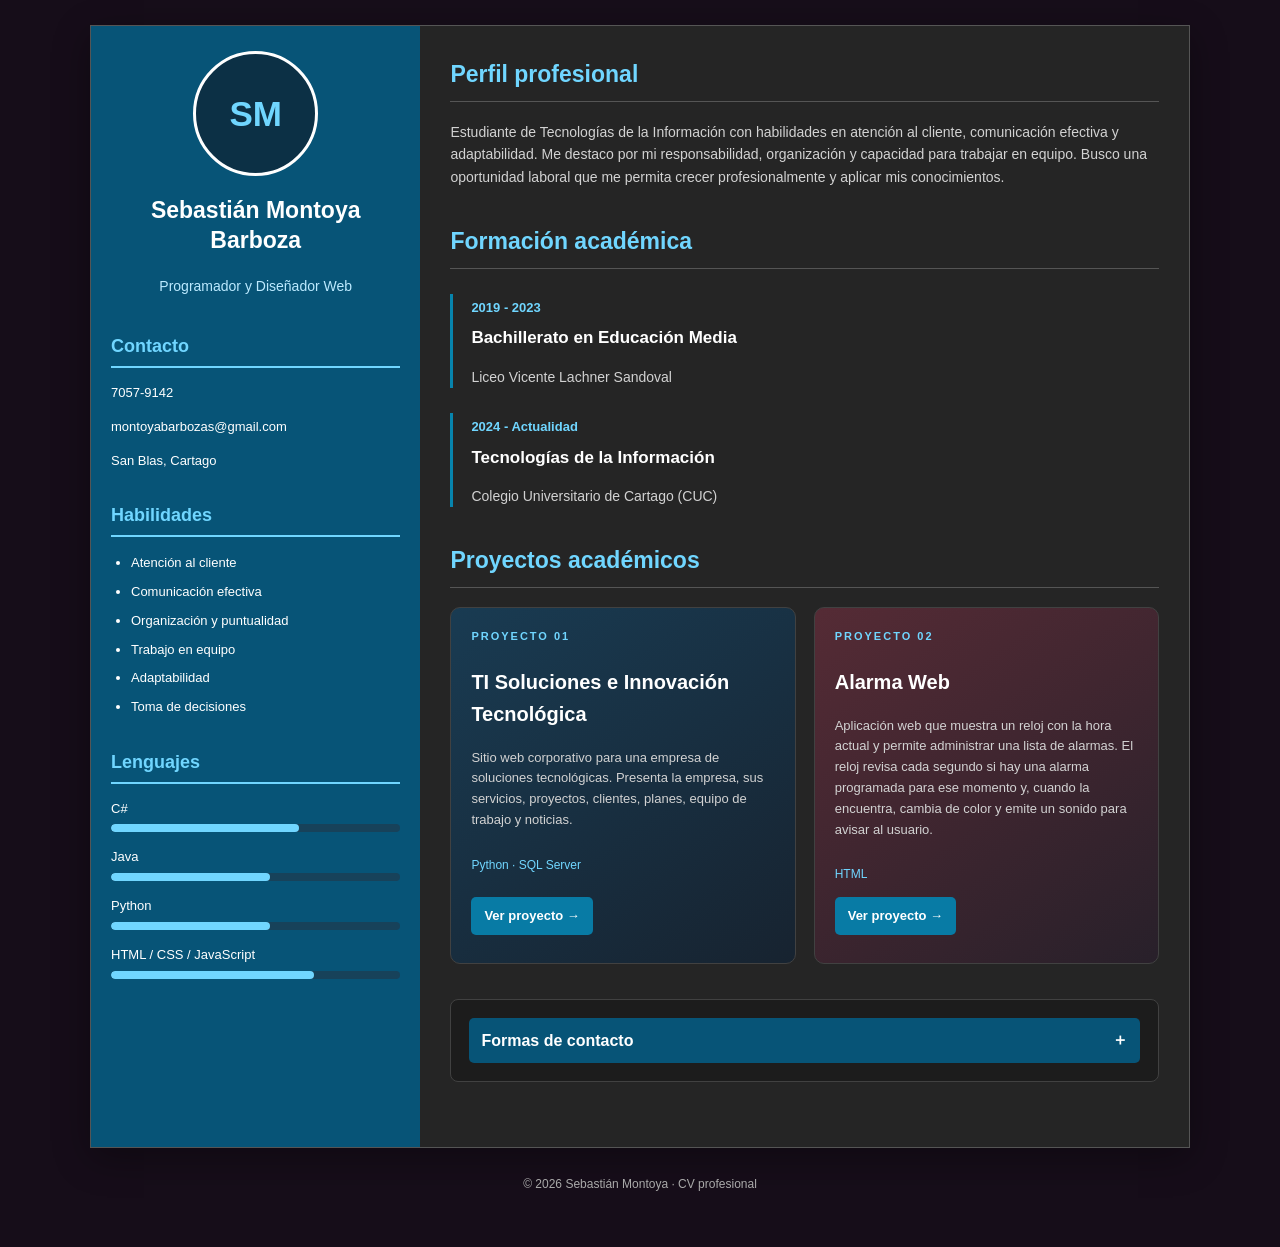
<file: index.html>
<!DOCTYPE html>
<html lang="es">
<head>
    <meta charset="UTF-8">
    <meta name="viewport" content="width=device-width, initial-scale=1.0">
    <title>Mi CV Profesional</title>
    <link rel="stylesheet" href="estilos.css">
    <script src="script.js" defer></script>
</head>
<body>

    <div class="cv-container">

        <!-- BARRA LATERAL -->
        <aside class="sidebar">

            <div class="perfil">
                <div class="avatar">SM</div>
                <h1>Sebastián Montoya Barboza</h1>
                <p>Programador y Diseñador Web</p>
            </div>

            <section class="sidebar-section">
                <h2>Contacto</h2>
                <p>7057-9142</p>
                <p>montoyabarbozas@gmail.com</p>
                <p>San Blas, Cartago</p>
            </section>

            <section class="sidebar-section">
                <h2>Habilidades</h2>
                <ul>
                    <li>Atención al cliente</li>
                    <li>Comunicación efectiva</li>
                    <li>Organización y puntualidad</li>
                    <li>Trabajo en equipo</li>
                    <li>Adaptabilidad</li>
                    <li>Toma de decisiones</li>
                </ul>
            </section>

            <section class="sidebar-section">
                <h2>Lenguajes</h2>

                <div class="lenguaje">
                    <span>C#</span>
                    <div class="barra"><div class="nivel n1"></div></div>
                </div>

                <div class="lenguaje">
                    <span>Java</span>
                    <div class="barra"><div class="nivel n2"></div></div>
                </div>

                <div class="lenguaje">
                    <span>Python</span>
                    <div class="barra"><div class="nivel n3"></div></div>
                </div>

                <div class="lenguaje">
                    <span>HTML / CSS / JavaScript</span>
                    <div class="barra"><div class="nivel n4"></div></div>
                </div>
            </section>

        </aside>

        <!-- CONTENIDO PRINCIPAL -->
        <main class="contenido">

            <section class="bloque">
                <h2>Perfil profesional</h2>
                <p>
                    Estudiante de Tecnologías de la Información con habilidades
                    en atención al cliente, comunicación efectiva y adaptabilidad.
                    Me destaco por mi responsabilidad, organización y capacidad
                    para trabajar en equipo. Busco una oportunidad laboral que
                    me permita crecer profesionalmente y aplicar mis conocimientos.
                </p>
            </section>

            <section class="bloque">
                <h2>Formación académica</h2>

                <div class="item">
                    <span class="fecha">2019 - 2023</span>
                    <h3>Bachillerato en Educación Media</h3>
                    <p>Liceo Vicente Lachner Sandoval</p>
                </div>

                <div class="item">
                    <span class="fecha">2024 - Actualidad</span>
                    <h3>Tecnologías de la Información</h3>
                    <p>Colegio Universitario de Cartago (CUC)</p>
                </div>
            </section>

            <section class="bloque">
                <h2>Proyectos académicos</h2>

                <div class="proyectos">

                    <article class="proyecto tarjeta-azul">
                        <span class="numero">PROYECTO 01</span>
                        <h3>TI Soluciones e Innovación Tecnológica</h3>
                        <p>
                            Sitio web corporativo para una empresa de soluciones
                            tecnológicas. Presenta la empresa, sus servicios, proyectos,
                            clientes, planes, equipo de trabajo y noticias.
                        </p>
                        <p class="tecnologias">Python · SQL Server</p>
                        <a href="proyecto1.html" class="boton">
                            Ver proyecto →
                        </a>
                    </article>

                    <article class="proyecto tarjeta-roja">
                        <span class="numero">PROYECTO 02</span>
                        <h3>Alarma Web</h3>
                        <p>
                            Aplicación web que muestra un reloj con la hora actual y permite
                            administrar una lista de alarmas. El reloj revisa cada segundo si
                            hay una alarma programada para ese momento y, cuando la encuentra,
                            cambia de color y emite un sonido para avisar al usuario.
                        </p>
                        <p class="tecnologias">HTML</p>
                        <a href="proyecto2.html" class="boton">
                            Ver proyecto →
                        </a>
                    </article>

                </div>
            </section>

            <section class="bloque contacto">
                <button id="botonContacto"
                        class="boton-contacto"
                        aria-expanded="false"
                        aria-controls="opcionesContacto">
                    Formas de contacto
                    <span id="flecha">＋</span>
                </button>

                <div id="opcionesContacto" hidden>
                    <a href="mailto:montoyabarbozas@gmail.com">
                        Enviar correo electrónico
                    </a>

                    <a href="tel:+50670579142">
                        Llamar por teléfono
                    </a>

                    <a href="https://github.com/" target="_blank"
                       rel="noopener noreferrer">
                        Visitar GitHub
                    </a>
                </div>
            </section>

        </main>
    </div>

    <footer>
        <p>© 2026 Sebastián Montoya · CV profesional</p>
    </footer>

</body>
</html>
</file>
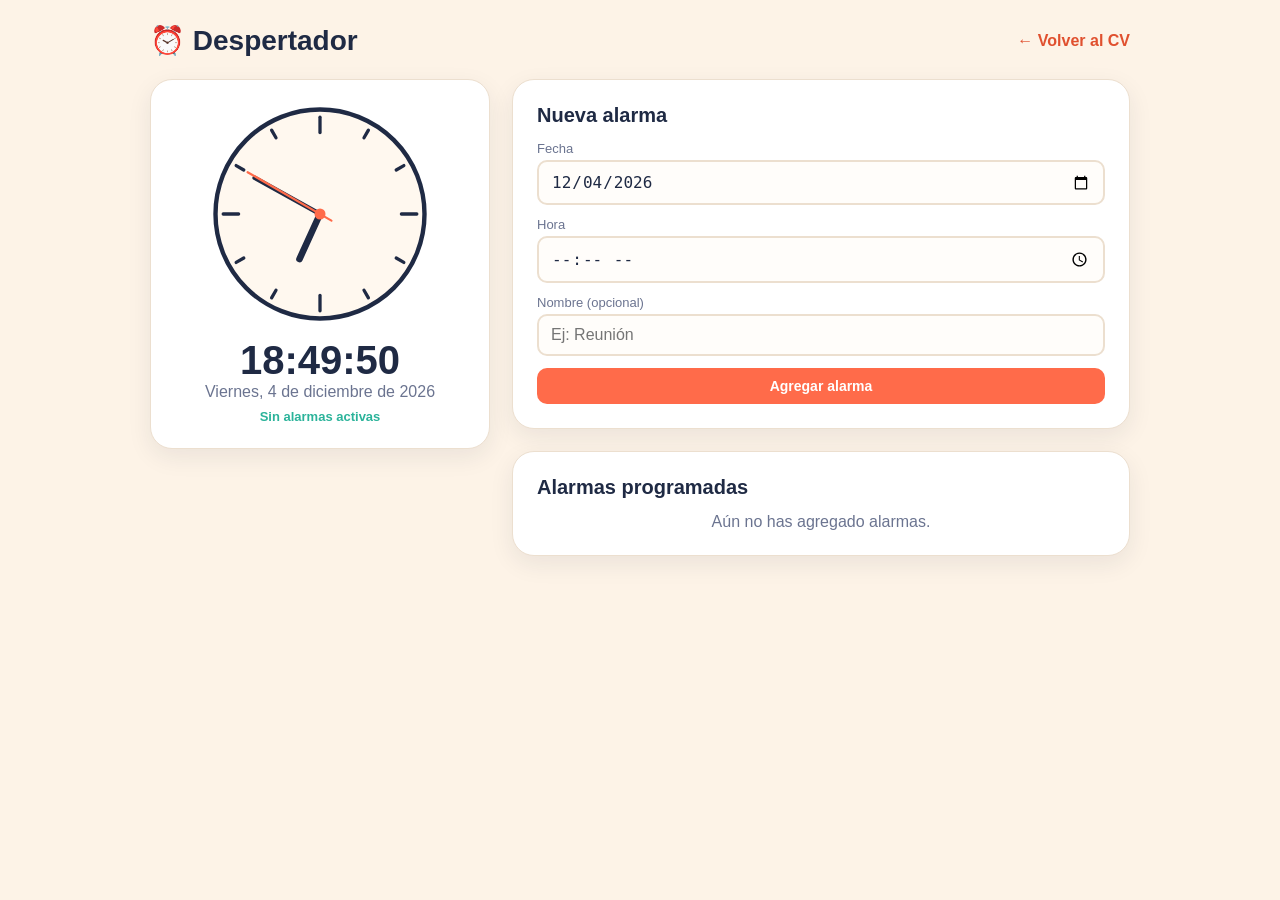
<file: Alarma/index.html>
<!DOCTYPE html>
<html lang="es">
<head>
    <meta charset="UTF-8">
    <meta name="viewport" content="width=device-width, initial-scale=1.0">
    <title>Despertador web</title>
    <link rel="stylesheet" href="alarmas.css">
    <script src="alarmas.js" defer></script>
</head>
<body>

<div class="pagina">

    <header class="encabezado">
        <h1>⏰ Despertador</h1>
        <a href="../index.html" class="enlace-volver">← Volver al CV</a>
    </header>

    <div class="rejilla">

        <!-- RELOJ -->
        <section id="tarjetaReloj" class="tarjeta tarjeta-reloj">

            <svg id="analogico" viewBox="0 0 200 200" role="img" aria-label="Reloj analógico">
                <circle cx="100" cy="100" r="95" class="esfera"/>
                <g id="marcas"></g>
                <line id="manoHora" x1="100" y1="100" x2="100" y2="55" class="mano mano-hora"/>
                <line id="manoMinuto" x1="100" y1="100" x2="100" y2="32" class="mano mano-minuto"/>
                <line id="manoSegundo" x1="100" y1="112" x2="100" y2="24" class="mano mano-segundo"/>
                <circle cx="100" cy="100" r="5" class="centro"/>
            </svg>

            <p id="horaDigital" class="digital">00:00:00</p>
            <p id="fechaTexto" class="fecha-texto"></p>
            <p id="proxima" class="proxima"></p>

            <div id="avisoAlarma" class="aviso" hidden>
                <p id="textoAviso" class="texto-aviso"></p>
                <div class="aviso-botones">
                    <button id="btnPosponer" class="btn btn-claro">Posponer 5 min</button>
                    <button id="btnParar" class="btn btn-claro">Detener</button>
                </div>
            </div>
        </section>

        <div class="columna">

            <!-- NUEVA ALARMA -->
            <section class="tarjeta">
                <h2>Nueva alarma</h2>
                <form id="formNueva" class="formulario">
                    <label>Fecha
                        <input type="date" id="inFecha" required>
                    </label>
                    <label>Hora
                        <input type="time" id="inHora" required>
                    </label>
                    <label>Nombre (opcional)
                        <input type="text" id="inNombre" maxlength="30" placeholder="Ej: Reunión">
                    </label>
                    <p id="msgError" class="msg-error" hidden></p>
                    <button type="submit" class="btn btn-principal">Agregar alarma</button>
                </form>
            </section>

            <!-- LISTA -->
            <section class="tarjeta">
                <h2>Alarmas programadas</h2>
                <ul id="listaAlarmas" class="lista"></ul>
                <p id="sinAlarmas" class="sin-alarmas">Aún no has agregado alarmas.</p>
            </section>

        </div>
    </div>
</div>

<!-- VENTANA PARA EDITAR -->
<dialog id="dlgEditar" class="dialogo">
    <form id="formEditar" class="formulario">
        <h2>Editar alarma</h2>
        <label>Fecha
            <input type="date" id="edFecha" required>
        </label>
        <label>Hora
            <input type="time" id="edHora" required>
        </label>
        <label>Nombre
            <input type="text" id="edNombre" maxlength="30">
        </label>
        <p id="edError" class="msg-error" hidden></p>
        <div class="fila-botones">
            <button type="button" id="btnCancelarEd" class="btn btn-gris">Cancelar</button>
            <button type="submit" class="btn btn-principal">Guardar cambios</button>
        </div>
    </form>
</dialog>

</body>
</html>
</file>
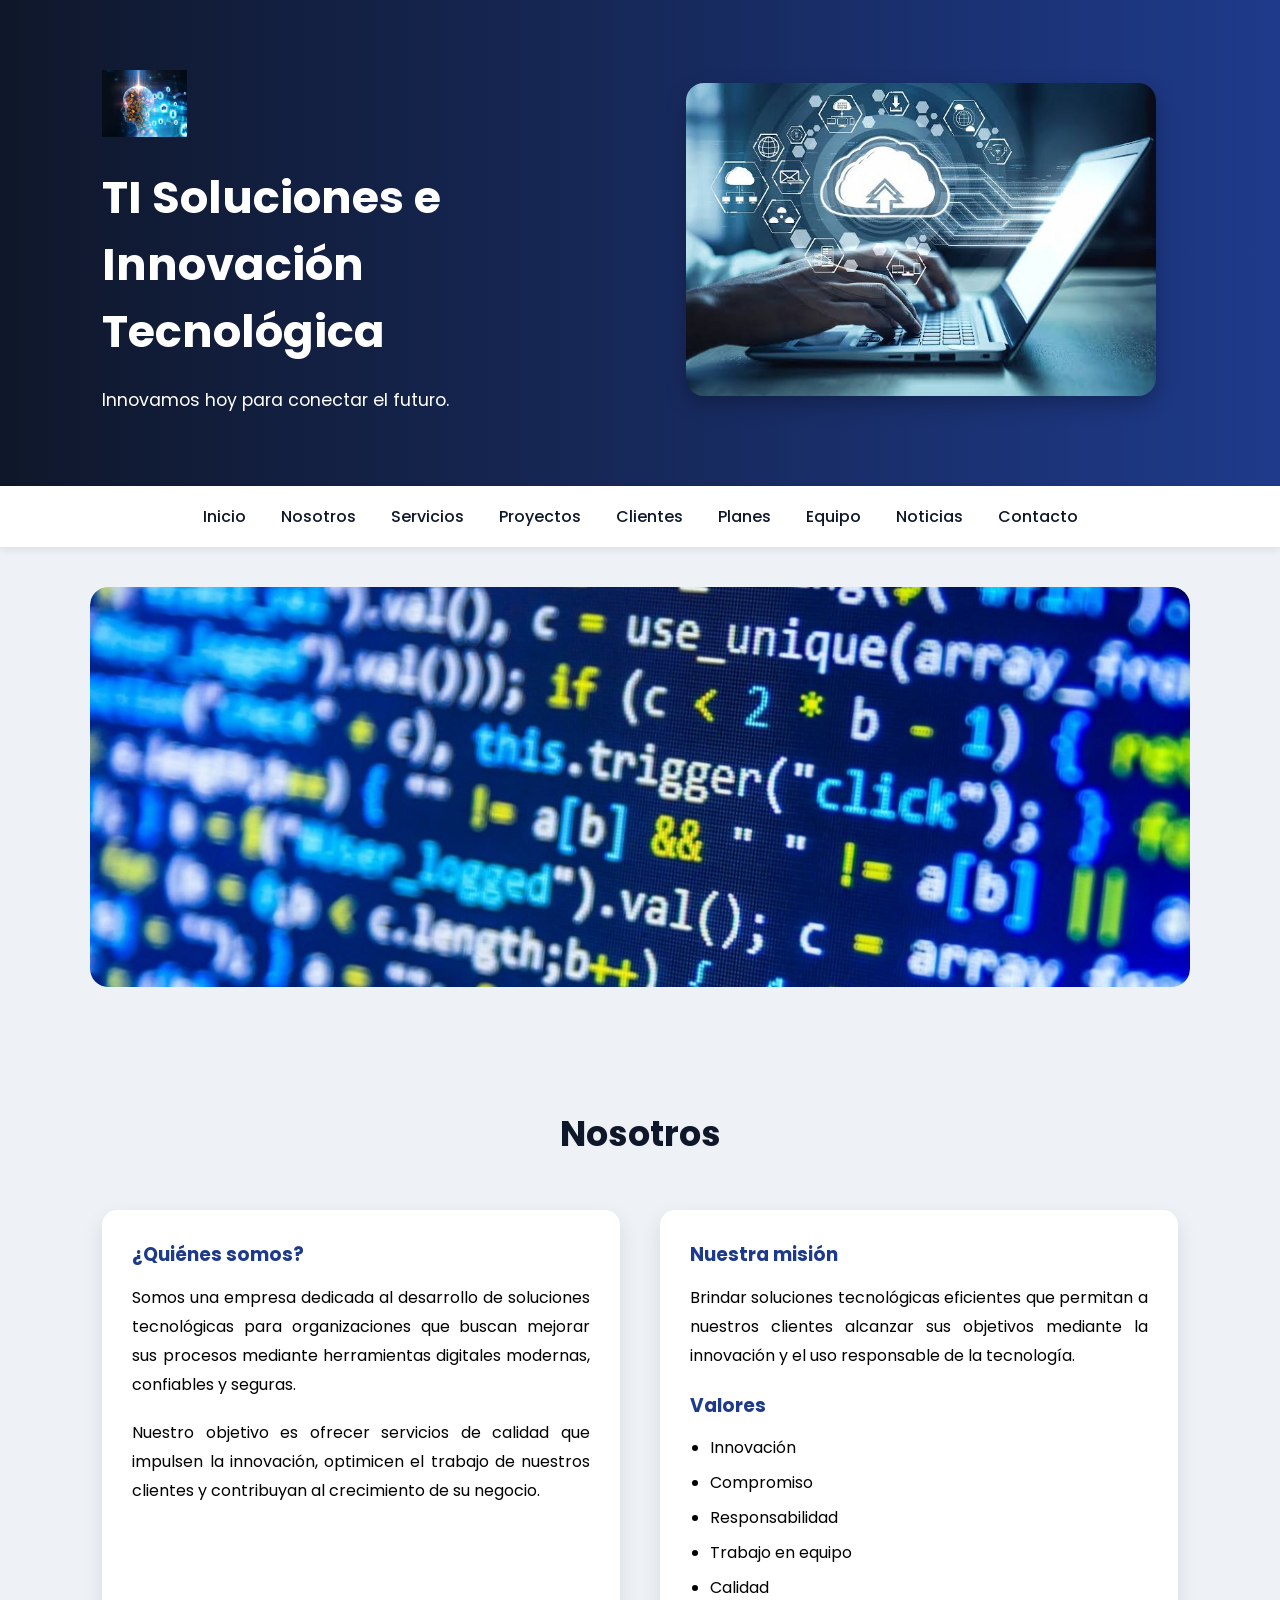
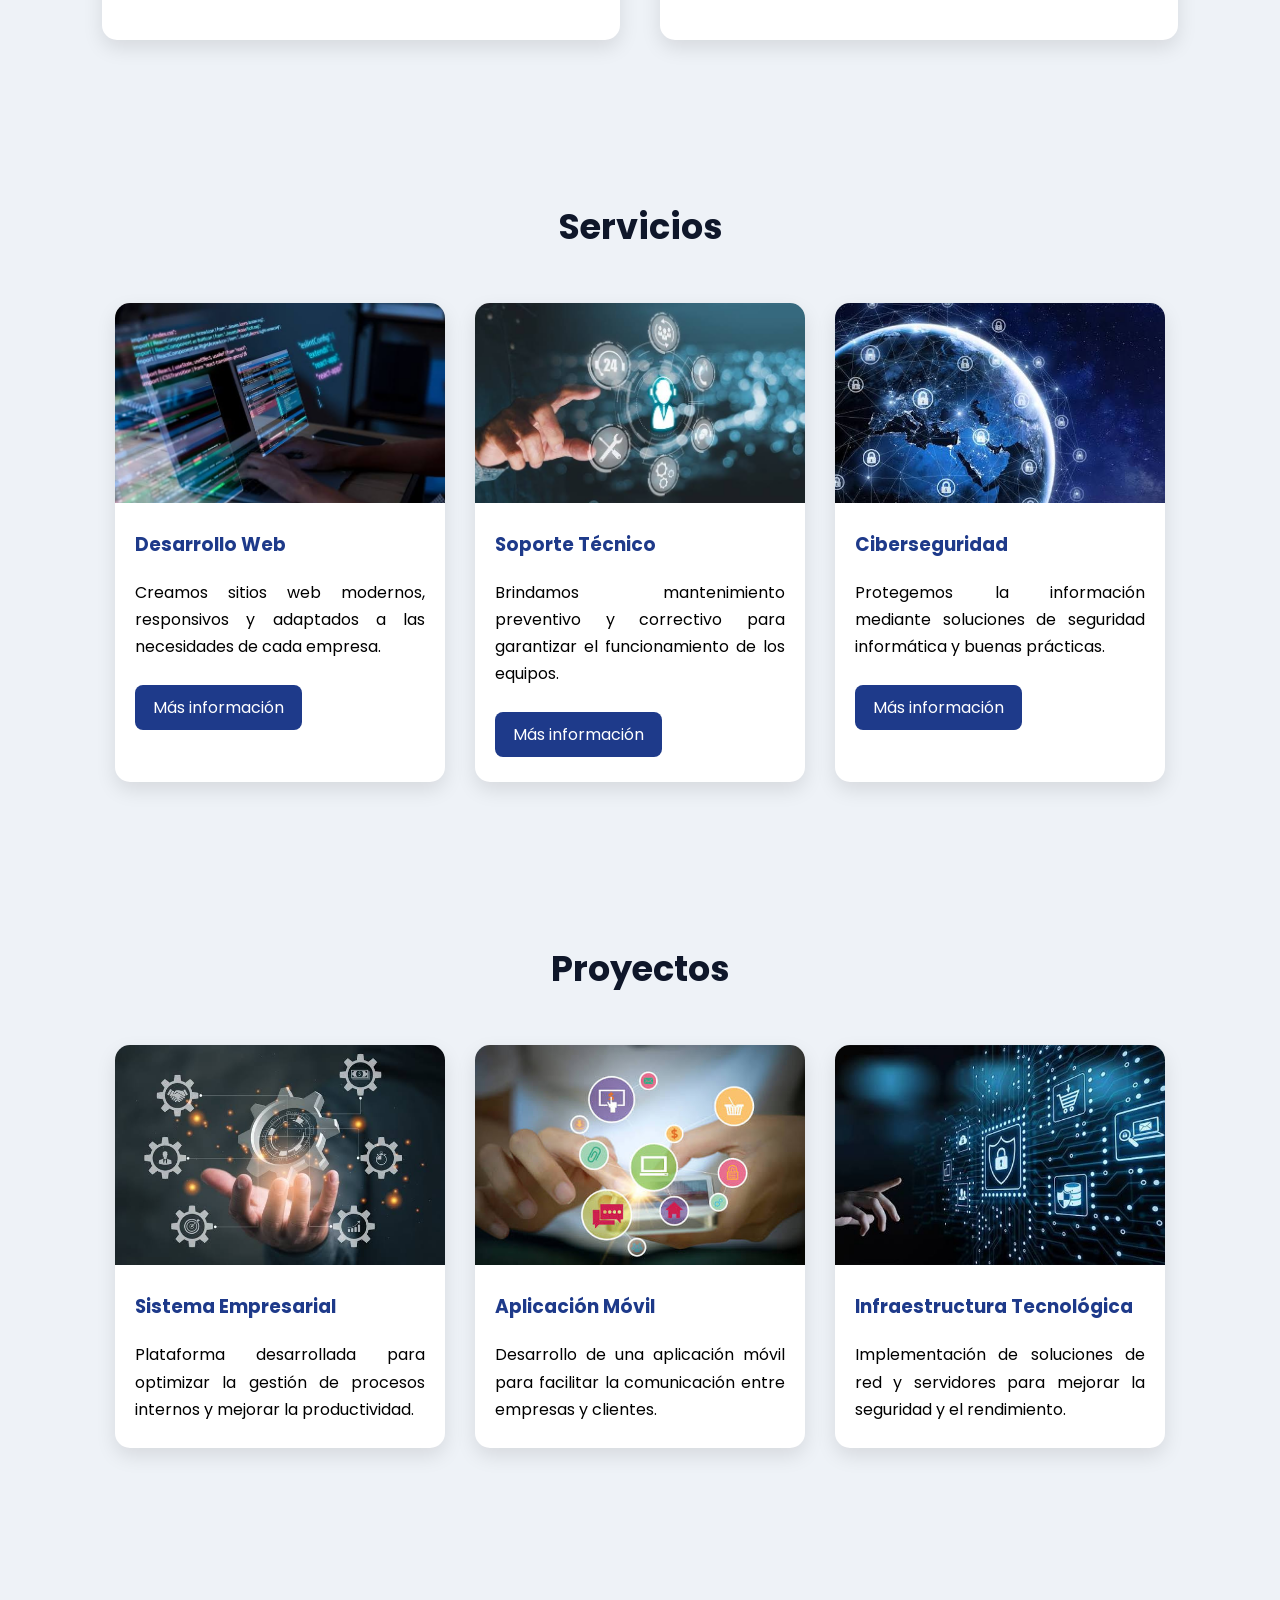
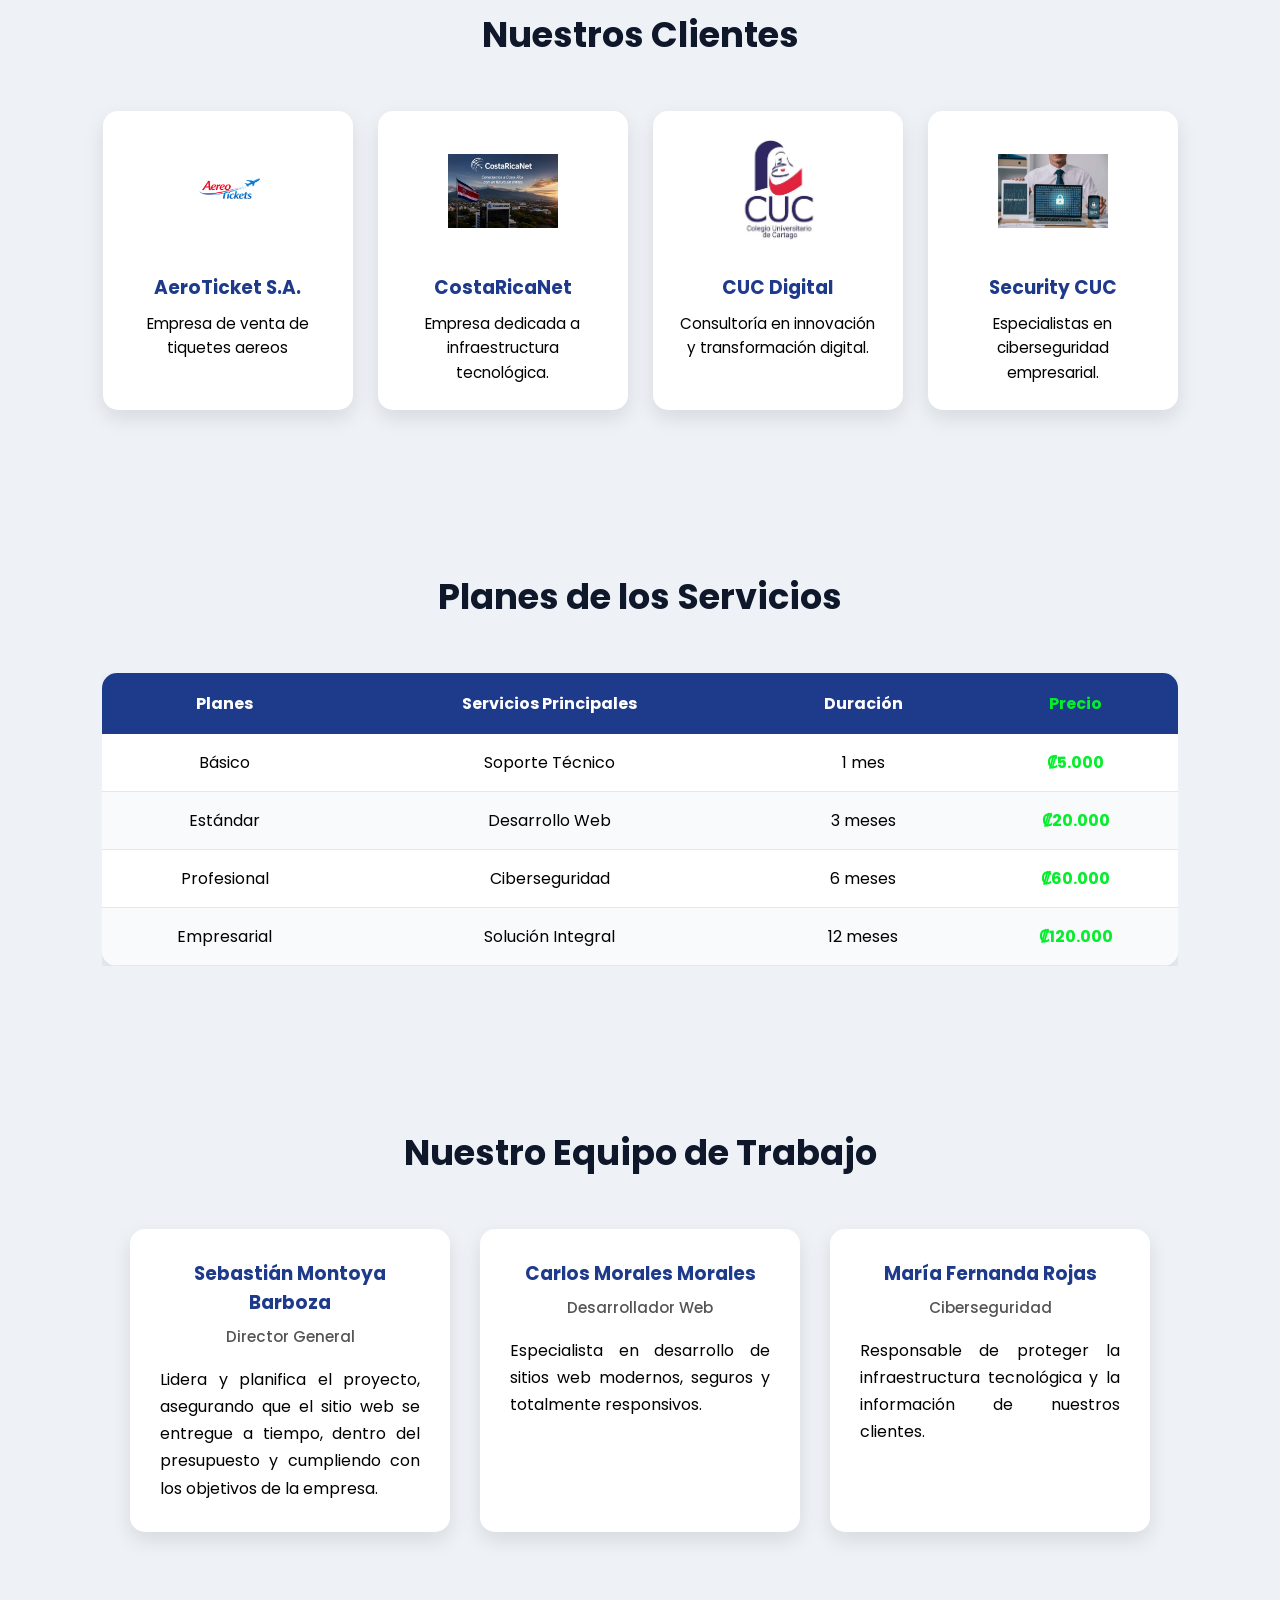
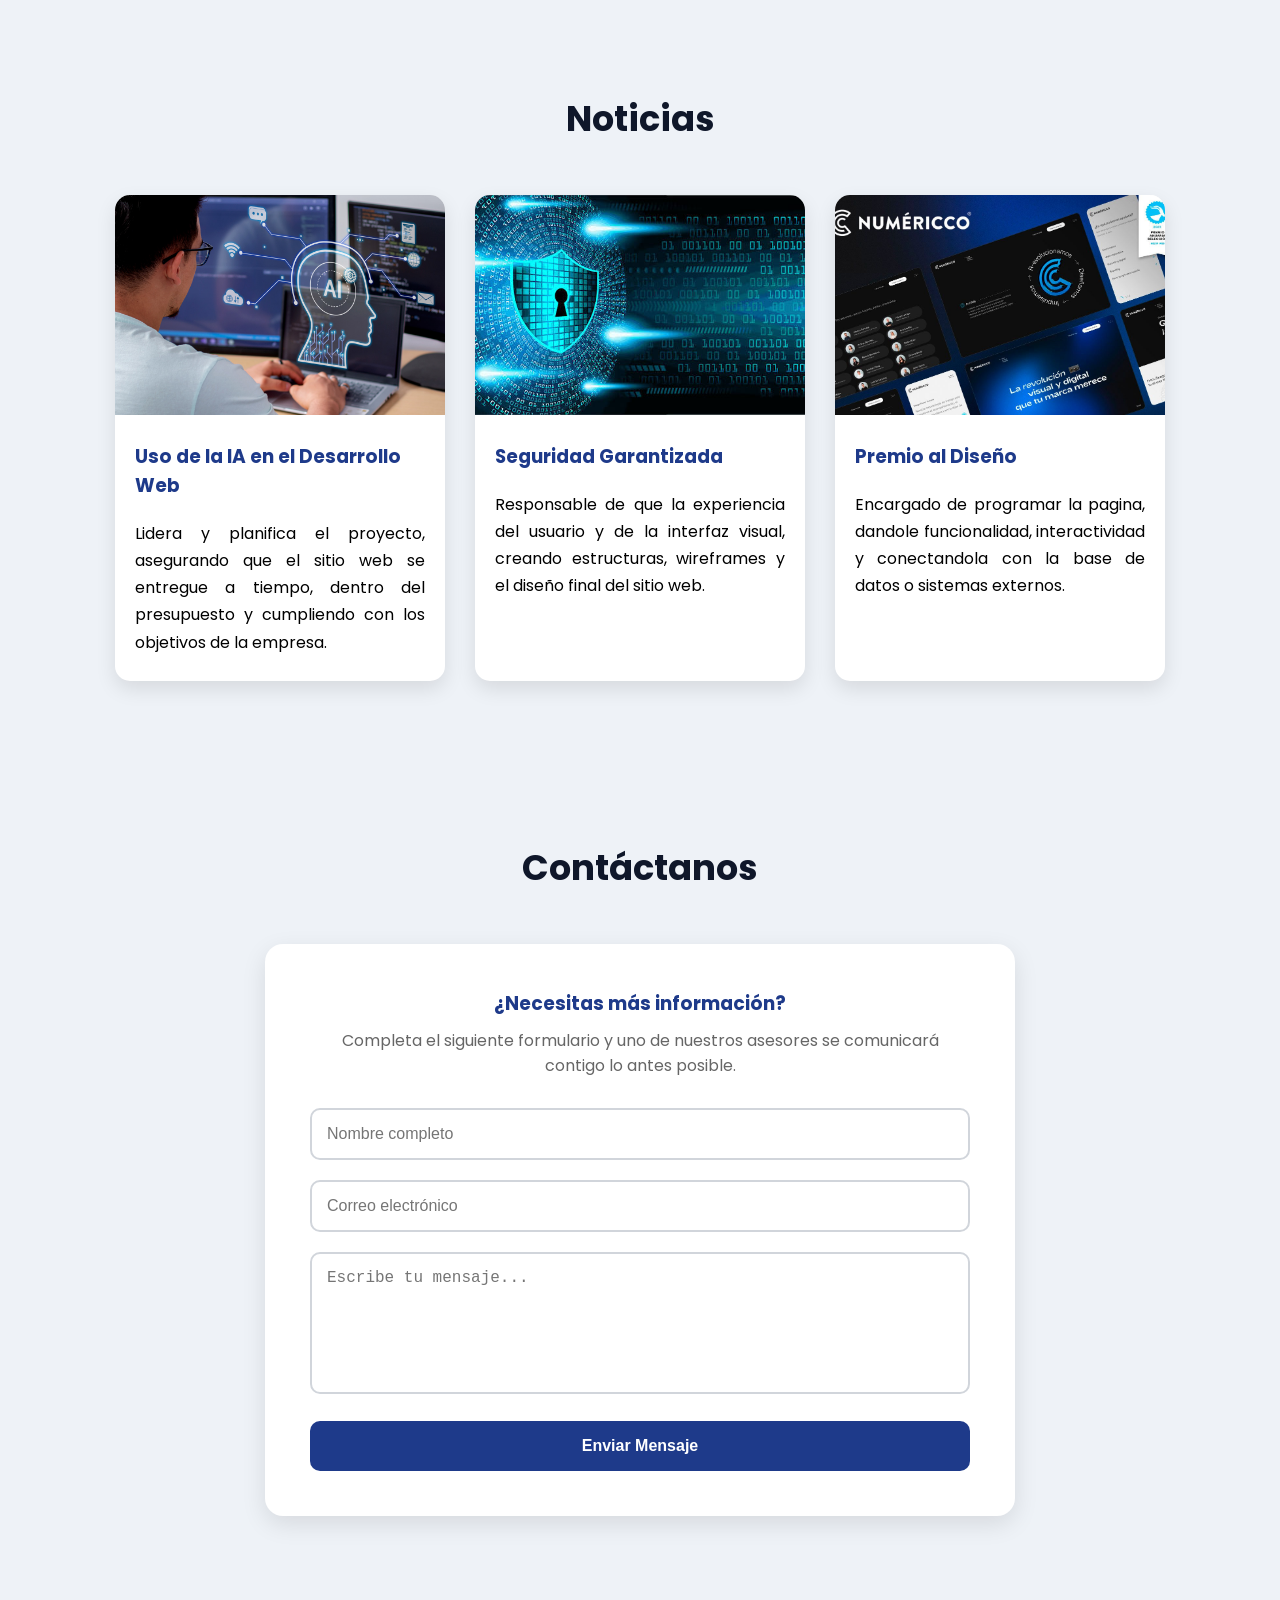
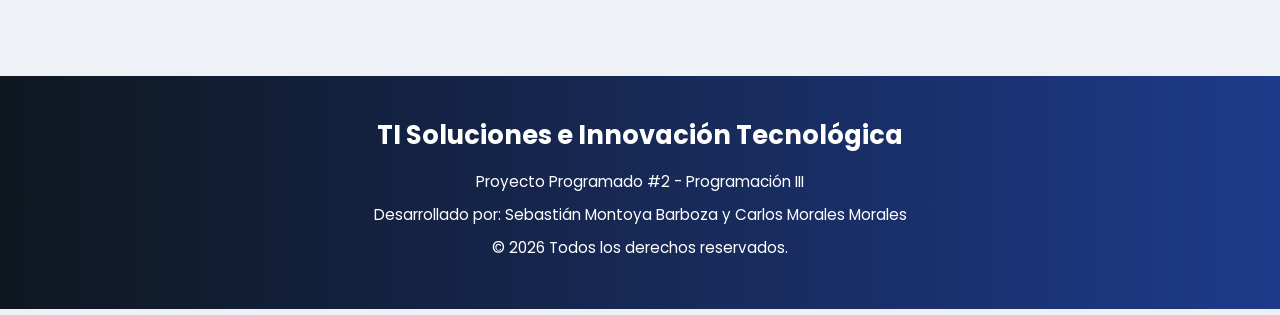
<file: ProyectoWeb-P3/index.html>
<!DOCTYPE html>
<html lang="es">

<head>
    <meta charset="UTF-8">
    <meta name="viewport" content="width=device-width, initial-scale=1.0">
    <title>TI Soluciones e Innovación Tecnológica</title>

    <!-- fuente -->
    <link rel="preconnect" href="https://fonts.googleapis.com">
    <link rel="preconnect" href="https://fonts.gstatic.com" crossorigin>

    <link href="https://fonts.googleapis.com/css2?family=Poppins:wght@300;400;500;600;700&display=swap" rel="stylesheet">


    <!-- conexión a hoja de estilos -->
    <link rel="stylesheet" href="estilos.css">
</head>

<body>

    <!-- cabecera -->
    <header id="inicio">

        <div class="contenido-cabecera">

            <div class="texto-cabecera">

                <img src="imagenes/Imagen1.jpg" alt="Logo de TI Soluciones" class="logo">

                <h1>TI Soluciones e Innovación Tecnológica</h1>

                <p>
                    Innovamos hoy para conectar el futuro.
                </p>

            </div>

            <div class="imagen-cabecera">

                <img src="imagenes/Imagen2.jpg" alt="Equipo trabajando con tecnología">

            </div>

        </div>

    </header>

    <!-- menú -->
    <nav>

        <ul class="menu">

            <li><a href="#inicio">Inicio</a></li>
            <li><a href="#nosotros">Nosotros</a></li>
            <li><a href="#servicios">Servicios</a></li>
            <li><a href="#proyectos">Proyectos</a></li>
            <li><a href="#clientes">Clientes</a></li>
            <li><a href="#planes">Planes</a></li>
            <li><a href="#equipo">Equipo</a></li>
            <li><a href="#noticias">Noticias</a></li>
            <li><a href="#contacto">Contacto</a></li>

        </ul>

    </nav>

    <!-- Slider de imagenes (5 imagenes) -->
    <section class="slider">

        <div class="ventana-slider">

            <div class="pista-slider">

                <div class="imagen-slider">
                    <img src="imagenes/Slider1.jpg" alt="Slider 1">
                </div>

                <div class="imagen-slider">
                    <img src="imagenes/Slider2.jpg" alt="Slider 2">
                </div>

                <div class="imagen-slider">
                    <img src="imagenes/Slider3.jpg" alt="Slider 3">
                </div>

                <div class="imagen-slider">
                    <img src="imagenes/Slider4.jpg" alt="Slider 4">
                </div>

                <div class="imagen-slider">
                    <img src="imagenes/Slider.jpg" alt="Slider 5">
                </div>

            </div>

        </div>

    </section>
    

    <!-- nosotros -->
    <section id="nosotros">

        <h2>Nosotros</h2>

        <div class="contenido-nosotros">

            <div class="empresa">

                <h3>¿Quiénes somos?</h3>

                <p>
                    Somos una empresa dedicada al desarrollo de soluciones tecnológicas para
                    organizaciones que buscan mejorar sus procesos mediante herramientas
                    digitales modernas, confiables y seguras.
                </p>

                <p>
                    Nuestro objetivo es ofrecer servicios de calidad que impulsen la innovación,
                    optimicen el trabajo de nuestros clientes y contribuyan al crecimiento de su
                    negocio.
                </p>

            </div>

            <div class="mision-valores">

                <h3>Nuestra misión</h3>

                <p>
                    Brindar soluciones tecnológicas eficientes que permitan a nuestros clientes
                    alcanzar sus objetivos mediante la innovación y el uso responsable de la
                    tecnología.
                </p>

                <h3>Valores</h3>

                <ul>

                    <li>Innovación</li>
                    <li>Compromiso</li>
                    <li>Responsabilidad</li>
                    <li>Trabajo en equipo</li>
                    <li>Calidad</li>

                </ul>

            </div>

        </div>

    </section>



    <!-- servcios -->
    <section id="servicios">

    <h2>Servicios</h2>

        <div class="contenido-servicios">

            <div class="servicio">

                <img src="imagenes/Imagen3.jpg" alt="Desarrollo Web">

                <h3>Desarrollo Web</h3>

                <p>
                    Creamos sitios web modernos, responsivos y adaptados a las necesidades de cada empresa.
                </p>

                <a href="https://developer.mozilla.org/es/" target="_blank">
                    Más información
                </a>

            </div>

            <div class="servicio">

                <img src="imagenes/Imagen4.jpg" alt="Soporte Técnico">

                <h3>Soporte Técnico</h3>

                <p>
                    Brindamos mantenimiento preventivo y correctivo para garantizar el funcionamiento de los equipos.
                </p>

                <a href="https://learn.microsoft.com/es-es/" target="_blank">
                    Más información
                </a>

            </div>

            <div class="servicio">

                <img src="imagenes/Imagen5.jpg" alt="Ciberseguridad">

                <h3>Ciberseguridad</h3>

                <p>
                    Protegemos la información mediante soluciones de seguridad informática y buenas prácticas.
                </p>

                <a href="https://www.cisco.com/" target="_blank">
                    Más información
                </a>

            </div>

        </div>

    </section>



    <!-- proyectos -->
    <section id="proyectos">

        <h2>Proyectos</h2>

        <div class="contenido-proyectos">

            <div class="proyecto">

                <img src="imagenes/Imagen6.jpg" alt="Sistema Empresarial">

                <h3>Sistema Empresarial</h3>

                <p>
                    Plataforma desarrollada para optimizar la gestión de procesos internos y mejorar la productividad.
                </p>

            </div>

            <div class="proyecto">

                <img src="imagenes/Imagen7.jpg" alt="Aplicación Móvil">

                <h3>Aplicación Móvil</h3>

                <p>
                    Desarrollo de una aplicación móvil para facilitar la comunicación entre empresas y clientes.
                </p>

            </div>

            <div class="proyecto">

                <img src="imagenes/Imagen8.jpg" alt="Infraestructura Tecnológica">

                <h3>Infraestructura Tecnológica</h3>

                <p>
                    Implementación de soluciones de red y servidores para mejorar la seguridad y el rendimiento.
                </p>

            </div>

        </div>

    </section>



    <!-- clientes -->
    
    <section id="clientes">

        <h2>Nuestros Clientes</h2>

        <div class="contenido-clientes">

            <div class="cliente">

                <img src="imagenes/Imagen9.png" alt="Cliente 1">

                <h3>AeroTicket S.A.</h3>

                <p>Empresa de venta de tiquetes aereos</p>

            </div>

            <div class="cliente">

                <img src="imagenes/Imagen15.png" alt="Cliente 2">

                <h3>CostaRicaNet</h3>

                <p>Empresa dedicada a infraestructura tecnológica.</p>

            </div>

            <div class="cliente">

                <img src="imagenes/Imagen10.png" alt="Cliente 3">

                <h3>CUC Digital</h3>

                <p>Consultoría en innovación y transformación digital.</p>

            </div>

            <div class="cliente">

                <img src="imagenes/Imagen11.jpg" alt="Cliente 4">

                <h3>Security CUC</h3>

                <p>Especialistas en ciberseguridad empresarial.</p>

            </div>

        </div>
    </section>

    <!-- planes -->
    <section id="planes">

    <h2>Planes de los Servicios</h2>

    <div class="tabla-planes">
        <table>
            <thead>
                <tr>
                    <th>Planes</th>
                    <th>Servicios Principales</th>
                    <th>Duración</th>
                    <th>Precio</th>
                </tr>
            </thead>

            <tbody>
                <tr>
                    <td>Básico</td>
                    <td>Soporte Técnico</td>
                    <td>1 mes</td>
                    <td>₡5.000</td>
                </tr>
                <tr>
                    <td>Estándar</td>
                    <td>Desarrollo Web</td>
                    <td>3 meses</td>
                    <td>₡20.000</td>
                </tr>
                <tr>
                    <td>Profesional</td>
                    <td>Ciberseguridad</td>
                    <td>6 meses</td>
                    <td>₡60.000</td>
                </tr>
                <tr>
                    <td>Empresarial</td>
                    <td>Solución Integral</td>
                    <td>12 meses</td>
                    <td>₡120.000</td>
                </tr>
            </tbody>

        </table>

    </div>

    </section>

    <!-- equipo -->
    <section id="equipo">

        <h2>Nuestro Equipo de Trabajo</h2>

        <div class="contenido-equipo">
            <div class="miembro">

                <h3>Sebastián Montoya Barboza</h3>
                <h4>Director General</h4>
                <p>
                    Lidera y planifica el proyecto, asegurando que el sitio web se entregue a tiempo, dentro del presupuesto y cumpliendo con los objetivos de la empresa.
                </p>

            </div>

            <div class="miembro">

                <h3>Carlos Morales Morales</h3>
                <h4>Desarrollador Web</h4>
                <p>
                    Especialista en desarrollo de sitios web modernos, seguros y totalmente responsivos.
                </p>

                </div>
            
            <div class="miembro">

                <h3>María Fernanda Rojas</h3>
                <h4>Ciberseguridad</h4>
                <p>
                    Responsable de proteger la infraestructura tecnológica y la información de nuestros clientes.
                </p>
        </div>    

        </section>
    <!-- noticias -->
    <section id="noticias">
        <h2>Noticias</h2>

        <div class="contenido-noticias">

            <div class="noticia">
                <img src="imagenes/Imagen12.jpg" alt="Noticia 1">
                <h3>Uso de la IA en el Desarrollo Web</h3>
                <p>Lidera y planifica el proyecto, asegurando que el sitio web se entregue a tiempo, dentro del presupuesto y cumpliendo con los objetivos de la empresa.</p>
            </div>

            <div class="noticia">
                <img src="imagenes/Imagen13.jpg" alt="Noticia 2">
                <h3>Seguridad Garantizada</h3>
                <p>Responsable de que la experiencia del usuario y de la interfaz visual, creando estructuras, wireframes y el diseño final del sitio web.</p>
            </div>

            <div class="noticia">
                <img src="imagenes/Imagen14.jpg" alt="Noticia 3">
                <h3>Premio al Diseño</h3>
                <p>Encargado de programar la pagina, dandole funcionalidad, interactividad y conectandola con la base de datos o sistemas externos.</p>
            </div>

        </div>
    </section>

    <!-- contacto -->
    <section id="contacto">
        <h2>Contáctanos</h2>

        <div class="formulario-contacto">

            <h3>¿Necesitas más información?</h3>

            <p>
                Completa el siguiente formulario y uno de nuestros asesores se comunicará contigo lo antes posible.
            </p>

            <form action="https://formsubmit.co/118290093@cuc.cr" method="POST">

                <input type="text" name="nombre" placeholder="Nombre completo" required>

                <input type="email" name="email" placeholder="Correo electrónico" required>

                <textarea name="mensaje" placeholder="Escribe tu mensaje..." rows="6" required></textarea>

                
                <input type="hidden" name="_next" value="http://127.0.0.1:5500/index.html">
                <input type="hidden" name="_captcha" value="false">

                <button type="submit">Enviar Mensaje</button>

            </form>

        </div>
    </section>

    <!-- pie de pagina -->
    <footer>
        <div class="contenido-footer">
            <h3>TI Soluciones e Innovación Tecnológica</h3>
            <p>Proyecto Programado #2 - Programación III</p>
            <p>Desarrollado por: Sebastián Montoya Barboza y Carlos Morales Morales</p>
            <p>© 2026 Todos los derechos reservados.</p>
        </div>
    </footer>

</body>

</html>
</file>
<file: estilos.css>
/* CONFIGURACIÓN GENERAL */
* {
    box-sizing: border-box;
}

body {
    margin: 0;
    padding: 25px;
    background-color: #160d19;
    color: #eeeeee;
    font-family: Arial, sans-serif;
    line-height: 1.6;
}

a {
    text-decoration: none;
}

/* CONTENEDOR DE LAS DOS COLUMNAS */
.cv-container {
    display: flex;
    max-width: 1100px;
    margin: 0 auto;
    background-color: #252525;
    border: 1px solid #555555;
    box-shadow: 0 10px 35px #00000055;
}

/* BARRA LATERAL */
.sidebar {
    width: 30%;
    min-width: 250px;
    padding: 25px 20px;
    background-color: #075477;
    color: white;
}

.perfil {
    text-align: center;
    margin-bottom: 35px;
}

.avatar {
    display: flex;
    align-items: center;
    justify-content: center;
    width: 125px;
    height: 125px;
    margin: 0 auto 20px;
    border: 3px solid white;
    border-radius: 50%;
    background-color: #0c3045;
    color: #70d6ff;
    font-size: 35px;
    font-weight: bold;
}

.perfil h1 {
    font-size: 23px;
    line-height: 1.3;
}

.perfil p {
    color: #bceaff;
    font-size: 14px;
}

.sidebar-section {
    margin-top: 30px;
    overflow-wrap: anywhere;
}

.sidebar-section h2 {
    padding-bottom: 5px;
    border-bottom: 2px solid #70d6ff;
    color: #70d6ff;
    font-size: 18px;
}

.sidebar-section p,
.sidebar-section li {
    font-size: 13px;
}

.sidebar-section ul {
    padding-left: 20px;
}

.sidebar-section li {
    margin-bottom: 8px;
}

/* BARRAS DE LENGUAJES */
.lenguaje {
    margin-bottom: 15px;
}

.lenguaje span {
    display: block;
    margin-bottom: 5px;
    font-size: 13px;
}

.barra {
    height: 8px;
    overflow: hidden;
    border-radius: 10px;
    background-color: #17425a;
}

.nivel {
    height: 100%;
    border-radius: 10px;
    background-color: #70d6ff;
}

.n1 { width: 65%; }
.n2 { width: 55%; }
.n3 { width: 55%; }
.n4 { width: 70%; }

/* CONTENIDO PRINCIPAL */
.contenido {
    flex: 1;
    min-width: 0;
    padding: 30px;
}

.bloque {
    margin-bottom: 35px;
}

.bloque > h2 {
    margin-top: 0;
    padding-bottom: 8px;
    border-bottom: 1px solid #555555;
    color: #70d6ff;
    font-size: 23px;
}

.bloque p {
    color: #d2d2d2;
    font-size: 14px;
}

/* ESTUDIOS */
.item {
    margin: 25px 0;
    padding-left: 18px;
    border-left: 3px solid #0784ad;
}

.item h3 {
    margin: 5px 0;
    color: white;
    font-size: 17px;
}

.item p {
    margin-bottom: 0;
}

.fecha {
    color: #70d6ff;
    font-size: 13px;
    font-weight: bold;
}

/* TARJETAS DE PROYECTOS */
.proyectos {
    display: grid;
    grid-template-columns: repeat(2, minmax(0, 1fr));
    gap: 18px;
}

.proyecto {
    display: flex;
    flex-direction: column;
    align-items: flex-start;
    padding: 20px;
    border: 1px solid #414141;
    border-radius: 10px;
    transition: transform 0.2s, border-color 0.2s;
}

.proyecto:hover {
    transform: translateY(-5px);
    border-color: #70d6ff;
}

.tarjeta-azul {
    background: linear-gradient(145deg, #193b52, #172330);
}

.tarjeta-roja {
    background: linear-gradient(145deg, #552b35, #28202a);
}

.numero {
    color: #70d6ff;
    font-size: 11px;
    font-weight: bold;
    letter-spacing: 2px;
}

.proyecto h3 {
    margin-bottom: 5px;
    color: white;
    font-size: 20px;
}

.proyecto p {
    font-size: 13px;
}

.proyecto .tecnologias {
    color: #70d6ff;
    font-size: 12px;
}

.boton {
    display: inline-block;
    margin-top: auto;
    padding: 9px 13px;
    border-radius: 5px;
    background-color: #087ba5;
    color: white;
    font-size: 13px;
    font-weight: bold;
    transition: background-color 0.2s;
}

.boton:hover {
    background-color: #0b9acb;
}

/* CONTACTO DESPLEGABLE */
.contacto {
    padding: 18px;
    border: 1px solid #414141;
    border-radius: 8px;
    background-color: #1c1c1c;
}

.boton-contacto {
    display: flex;
    justify-content: space-between;
    align-items: center;
    width: 100%;
    padding: 12px;
    border: none;
    border-radius: 5px;
    background-color: #075477;
    color: white;
    font-size: 16px;
    font-weight: bold;
    text-align: left;
    cursor: pointer;
}

.boton-contacto:hover {
    background-color: #087ba5;
}

#opcionesContacto {
    padding-top: 12px;
}

#opcionesContacto a {
    display: block;
    margin-top: 8px;
    padding: 10px;
    border-radius: 5px;
    background-color: #303030;
    color: #bceaff;
    font-size: 14px;
}

#opcionesContacto a:hover {
    background-color: #414141;
    color: white;
}

/* PIE DE PÁGINA */
footer {
    max-width: 1100px;
    margin: 0 auto;
    padding: 15px;
    color: #aaaaaa;
    font-size: 12px;
    text-align: center;
}

/* DISEÑO PARA TABLETS Y CELULARES */
@media (max-width: 750px) {
    body {
        padding: 12px;
    }

    .cv-container {
        flex-direction: column;
    }

    .sidebar {
        width: 100%;
        min-width: 0;
    }

    .contenido {
        padding: 22px 18px;
    }

    .proyectos {
        grid-template-columns: 1fr;
    }
}

/* PÁGINA DE PROYECTO */
.volver { margin: 0 0 25px; }

.contenido .boton { margin-right: 8px; margin-bottom: 8px; }

.numero-proyecto {
    color: #70d6ff;
    font-size: 11px;
    font-weight: bold;
    letter-spacing: 2px;
}

.captura {
    display: block;
    width: 100%;
    margin-top: 15px;
    border: 1px solid #414141;
    border-radius: 10px;
}

.etiquetas {
    display: flex;
    flex-wrap: wrap;
    gap: 8px;
    padding: 0;
    list-style: none;
}

.etiquetas li {
    padding: 5px 12px;
    border: 1px solid #0784ad;
    border-radius: 20px;
    color: #bceaff;
    font-size: 13px;
}
</file>
<file: Alarma/alarmas.css>
:root {
    --fondo: #fdf3e7;
    --tarjeta: #ffffff;
    --tinta: #1f2a44;
    --suave: #6b7490;
    --coral: #ff6b4a;
    --coral-osc: #e0502f;
    --menta: #2bb39a;
    --borde: #ecdfcf;
}
 
* { box-sizing: border-box; }
 
body {
    margin: 0;
    padding: 24px;
    background: var(--fondo);
    color: var(--tinta);
    font-family: "Trebuchet MS", "Segoe UI", sans-serif;
}
 
.pagina { max-width: 980px; margin: 0 auto; }
 
.encabezado {
    display: flex;
    justify-content: space-between;
    align-items: center;
    flex-wrap: wrap;
    gap: 10px;
    margin-bottom: 22px;
}
 
.encabezado h1 { margin: 0; font-size: 28px; }
 
.enlace-volver {
    color: var(--coral-osc);
    font-weight: bold;
    text-decoration: none;
}
 
.rejilla {
    display: grid;
    grid-template-columns: 340px 1fr;
    gap: 22px;
    align-items: start;
}
 
.columna { display: grid; gap: 22px; }
 
.tarjeta {
    padding: 24px;
    background: var(--tarjeta);
    border: 1px solid var(--borde);
    border-radius: 22px;
    box-shadow: 0 8px 24px #1f2a4414;
}
 
.tarjeta h2 { margin: 0 0 14px; font-size: 20px; }
 
/* ----- RELOJ ----- */
.tarjeta-reloj {
    text-align: center;
    transition: background-color 0.3s, color 0.3s;
}
 
#analogico { width: 220px; max-width: 100%; }
 
.esfera { fill: #fff8ef; stroke: var(--tinta); stroke-width: 4; }
.marca  { stroke: var(--tinta); stroke-width: 3; stroke-linecap: round; }
.mano   { stroke-linecap: round; }
.mano-hora    { stroke: var(--tinta); stroke-width: 6; }
.mano-minuto  { stroke: var(--tinta); stroke-width: 4; }
.mano-segundo { stroke: var(--coral); stroke-width: 2; }
.centro { fill: var(--coral); }
 
.digital {
    margin: 10px 0 0;
    font-size: 40px;
    font-weight: bold;
    font-variant-numeric: tabular-nums;
}
 
.fecha-texto { margin: 0; color: var(--suave); }
.fecha-texto::first-letter { text-transform: uppercase; }
.proxima { margin: 8px 0 0; font-size: 13px; color: var(--menta); font-weight: bold; }
 
/* Reloj con alarma sonando */
.tarjeta-reloj.sonando {
    background: var(--coral);
    color: white;
    animation: latido 0.7s infinite alternate;
}
.tarjeta-reloj.sonando .fecha-texto,
.tarjeta-reloj.sonando .proxima { color: #ffe9e3; }
.tarjeta-reloj.sonando .esfera { stroke: white; }
 
@keyframes latido {
    from { transform: scale(1);    background-color: #ff6b4a; }
    to   { transform: scale(1.03); background-color: #ff3d5a; }
}
 
.aviso { margin-top: 14px; }
.texto-aviso { margin: 0 0 10px; font-size: 20px; font-weight: bold; }
.aviso-botones { display: flex; gap: 8px; justify-content: center; flex-wrap: wrap; }
 
/* ----- FORMULARIOS ----- */
.formulario { display: grid; gap: 12px; }
 
.formulario label {
    display: grid;
    gap: 4px;
    font-size: 13px;
    color: var(--suave);
}
 
.formulario input {
    padding: 10px 12px;
    border: 2px solid var(--borde);
    border-radius: 10px;
    background: #fffdfa;
    color: var(--tinta);
    font-size: 16px;
}
 
.formulario input:focus { outline: none; border-color: var(--coral); }
 
.msg-error { margin: 0; color: #c0283c; font-size: 14px; }
 
/* ----- BOTONES ----- */
.btn {
    padding: 10px 16px;
    border: none;
    border-radius: 10px;
    font-size: 14px;
    font-weight: bold;
    cursor: pointer;
    transition: transform 0.1s, background-color 0.2s;
}
.btn:active { transform: scale(0.97); }
 
.btn-principal { background: var(--coral); color: white; }
.btn-principal:hover { background: var(--coral-osc); }
.btn-gris  { background: #e6e9f0; color: var(--tinta); }
.btn-gris:hover { background: #d5d9e4; }
.btn-claro { background: white; color: var(--coral-osc); }
.btn-borrar { background: #fde4e7; color: #c0283c; }
.btn-borrar:hover { background: #fbcdd3; }
.btn-peque { padding: 6px 12px; font-size: 13px; }
 
/* ----- LISTA ----- */
.lista { margin: 0; padding: 0; list-style: none; display: grid; gap: 10px; }
 
.alarma {
    display: flex;
    align-items: center;
    gap: 12px;
    flex-wrap: wrap;
    padding: 12px 14px;
    background: #fffaf3;
    border: 1px solid var(--borde);
    border-radius: 14px;
}
 
.alarma.inactiva { opacity: 0.55; }
 
.alarma-info { flex: 1; min-width: 140px; }
.alarma-hora { display: block; font-size: 24px; font-weight: bold; }
.alarma-detalle { font-size: 13px; color: var(--suave); }
 
.alarma-acciones { display: flex; gap: 6px; }
 
/* Interruptor activar / desactivar */
.interruptor { position: relative; width: 44px; height: 24px; }
.interruptor input { opacity: 0; width: 0; height: 0; }
.interruptor span {
    position: absolute; inset: 0;
    background: #c9cedb;
    border-radius: 24px;
    cursor: pointer;
    transition: background 0.2s;
}
.interruptor span::before {
    content: "";
    position: absolute;
    top: 3px; left: 3px;
    width: 18px; height: 18px;
    background: white;
    border-radius: 50%;
    transition: transform 0.2s;
}
.interruptor input:checked + span { background: var(--menta); }
.interruptor input:checked + span::before { transform: translateX(20px); }
 
.sin-alarmas { margin: 0; text-align: center; color: var(--suave); }
 
/* ----- VENTANA EDITAR ----- */
.dialogo {
    width: min(92vw, 380px);
    padding: 24px;
    border: none;
    border-radius: 22px;
    color: var(--tinta);
    box-shadow: 0 20px 60px #0000004d;
}
.dialogo::backdrop { background: #1f2a4488; }
.dialogo h2 { margin: 0; }
.fila-botones { display: flex; gap: 10px; justify-content: flex-end; }
 
@media (max-width: 800px) {
    body { padding: 14px; }
    .rejilla { grid-template-columns: 1fr; }
}
</file>
<file: ProyectoWeb-P3/estilos.css>
/* chupelo playin */
*{
    margin: 0;
    padding: 0;
    box-sizing: border-box;
}

body{
    font-family: "Poppins", sans-serif;
    background-color: #eef2f7;
}


/* cabecera */
header{
    background: linear-gradient(to right, #0f172a, #1e3a8a); /* degradado de color */
    color: white;
    padding: 70px 8%;
}
.contenido-cabecera{
    display: flex;
    align-items: center;
    justify-content: space-between;
    gap: 50px;
    flex-wrap: wrap;
}

.texto-cabecera{
    flex: 1;
    min-width: 320px;
}

.logo{
    width: 85px;
    margin-bottom: 20px;
}

.texto-cabecera h1{
    font-size: 2.8rem;
    margin-bottom: 20px;
}

.texto-cabecera p{
    font-size: 1.1rem;
    line-height: 1.8;
    max-width: 600px;
}

.imagen-cabecera{
    flex: 1;
    text-align: center;
    min-width: 320px;
}

.imagen-cabecera img{
    width: 100%;
    max-width: 470px;
    border-radius: 18px;
    box-shadow: 0 8px 20px rgba(0, 0, 0, 0.25);
}
/* menú */
nav{
    background-color: white;
    padding: 18px 8%;
    position: sticky;  /* menu siempre visible en el scroll */
    top: 0; /* posicion */
    z-index: 100; /* que quede por encima de los demas elementos */
    box-shadow: 0 3px 8px rgba(0,0,0,0.08);
}

.menu{
    list-style: none;
    display: flex;
    justify-content: center;
    gap: 35px;
    flex-wrap: wrap;
}

.menu a{
    text-decoration: none;
    color: #0f172a;
    font-weight: 500;
    transition: 0.3s; /* cambio de color gradual */
}

.menu a:hover{
    color: #2563eb;
}

/* Slider de imagenes */
.slider{
    width: 90%;
    max-width: 1100px;
    margin: 40px auto;
}


/* Ventana visible del slider */
.ventana-slider{
    width: 100%;
    overflow: hidden;
    border-radius: 18px;
}


/* Pista que contiene las 5 imágenes */
.pista-slider{
    display: flex;
    width: 500%;
    
    animation: moverSlider 15s infinite;
}


/* Cada imagen ocupa exactamente una quinta parte de la pista */
.imagen-slider{
    width: 20%;
    flex-shrink: 0;
}


/* Imágenes */
.imagen-slider img{
    width: 100%;
    height: 400px;
    object-fit: cover;
    display: block;
    border-radius: 18px;
    box-shadow: 0 8px 20px rgba(0,0,0,.15);
}

/* Movimiento del slider */
@keyframes moverSlider{

    /* Imagen 1 */
    0%, 15%{
        transform: translateX(0);
    }

    /* Imagen 2 */
    20%, 35%{
        transform: translateX(-20%);
    }

    /* Imagen 3 */
    40%, 55%{
        transform: translateX(-40%);
    }

    /* Imagen 4 */
    60%, 75%{
        transform: translateX(-60%);
    }

    /* Imagen 5 */
    80%, 95%{
        transform: translateX(-80%);
    }

    /* Regresa a la primera */
    100%{
        transform: translateX(0);
    }
}
/* RESPONSIVE - TABLET */

@media (max-width: 768px){

    .slider{
        width: 94%;
        margin: 30px auto;
    }

    .imagen-slider img{
        height: 300px;
    }

}

/* RESPONSIVE - CELULAR  */

@media (max-width: 480px){
    .slider{
        width: 95%;
    }

    .imagen-slider img{
        height: 220px;
        border-radius: 12px;
    }
}

/* nosotros */
#nosotros{
    padding: 80px 8%;
}

#nosotros h2{
    text-align: center;
    font-size: 2.2rem;
    color: #0f172a;
    margin-bottom: 50px;
}

.contenido-nosotros{
    display: flex;
    justify-content: space-between;
    gap: 40px;
    flex-wrap: wrap;
}

.empresa,
.mision-valores{
    flex: 1;
    min-width: 320px;
    background-color: white;
    padding: 30px;
    border-radius: 15px;
    box-shadow: 0 8px 20px rgba(0,0,0,.10);
}

.empresa h3,
.mision-valores h3{
    color: #1e3a8a;
    margin-bottom: 15px;
}

.empresa p,
.mision-valores p{
    line-height: 1.8;
    margin-bottom: 20px;
    text-align: justify;
}

.mision-valores ul{
    padding-left: 20px;
}

.mision-valores li{
    margin-bottom: 10px;
}

/* servicios */
#servicios{
    padding: 80px 8%;
}

#servicios h2{
    text-align: center;
    font-size: 2.2rem;
    color: #0f172a;
    margin-bottom: 50px;
}

.contenido-servicios{
    display: flex;
    justify-content: center;
    gap: 30px;
    flex-wrap: wrap;
}

.servicio{
    background-color: white;
    width: 330px;
    border-radius: 15px;
    overflow: hidden;
    box-shadow: 0 8px 20px rgba(0,0,0,.10);
    transition: .3s;
}

.servicio:hover{
    transform: translateY(-8px); /*esto es lo que hace que la tarjeta se mueva al pasar el mouse */
}

.servicio img{
    width: 100%;
    height: 200px;
    object-fit: cover;
}

.servicio h3{
    color: #1e3a8a;
    margin: 20px;
}

.servicio p{
    margin: 0 20px 25px;
    line-height: 1.7;
    text-align: justify;
}

.servicio a{
    display: inline-block;
    margin: 0 20px 25px;
    padding: 10px 18px;
    background-color: #1e3a8a;
    color: white;
    text-decoration: none;
    border-radius: 8px;
    transition: .3s;
}

.servicio a:hover{
    background-color: #2563eb;
}


/* proyectos */
#proyectos{
    padding: 80px 8%;
}

#proyectos h2{
    text-align: center;
    font-size: 2.2rem;
    color: #0f172a;
    margin-bottom: 50px;
}

.contenido-proyectos{
    display: flex;
    justify-content: center;
    gap: 30px;
    flex-wrap: wrap;
}

.proyecto{
    background-color: white;
    width: 330px;
    border-radius: 15px;
    overflow: hidden;
    box-shadow: 0 8px 20px rgba(0,0,0,.10);
    transition: .3s;
}

.proyecto:hover{
    transform: translateY(-8px);
}

.proyecto img{
    width: 100%;
    height: 220px;
    object-fit: cover;
}

.proyecto h3{
    color: #1e3a8a;
    margin: 20px;
}

.proyecto p{
    margin: 0 20px 25px;
    line-height: 1.7;
    text-align: justify;
}



/* clientes */
#clientes{
    padding: 80px 8%;
}

#clientes h2{
    text-align: center;
    font-size: 2.2rem;
    color: #0f172a;
    margin-bottom: 50px;
}

.contenido-clientes{
    display: flex;
    justify-content: center;
    gap: 25px;
    flex-wrap: wrap;
}

.cliente{
    background-color: white;
    width: 250px;
    padding: 25px;
    border-radius: 15px;
    text-align: center;
    box-shadow: 0 8px 20px rgba(0,0,0,.10);
    transition: .3s;
}

.cliente:hover{
    transform: translateY(-8px);
}

.cliente img{
    width: 110px;
    height: 110px;
    object-fit: contain;
    margin-bottom: 20px;
}

.cliente h3{
    color: #1e3a8a;
    margin-bottom: 10px;
}

.cliente p{
    font-size: .95rem;
    line-height: 1.6;
}

/* Planes */

#planes{
    padding: 80px 8%;
}

#planes h2{
    text-align: center;
    font-size: 2.2rem;
    color: #0f172a;
    margin-bottom: 50px;
}

.tabla-planes{
    overflow-x: auto;
}

.tabla-planes table{
    width: 100%;
    border-collapse: collapse;
    background-color: white;
    border-radius: 15px;
    overflow: hidden;
    box-shadow: 0 8px 20px rgba(0,0,0,.10);
    transition: box-shadow .3s ease;
}

.tabla-planes table:hover{
    box-shadow: 0 15px 35px rgba(0,0,0,.18);
}

.tabla-planes thead{
    background-color: #1e3a8a;
    color: white;
}

.tabla-planes th{
    padding: 18px;
    font-size: 1rem;
    text-align: center;
}

.tabla-planes td{
    padding: 16px;
    text-align: center;
    border-bottom: 1px solid #e5e7eb;
    transition: all .3s ease;
}

.tabla-planes tbody tr{
    transition: background-color .3s ease;
}

.tabla-planes tbody tr:nth-child(even){
    background-color: #f8fafc;
}

.tabla-planes tbody tr:hover{
    background-color: #dbeafe;
}

.tabla-planes tbody tr:hover td{
    color: #1e3a8a;
    font-weight: 600;
}

.tabla-planes th:last-child,
.tabla-planes td:last-child{
    color: #05ee2c;
    font-weight: bold;
}

/* Equipo */
#equipo
{
    padding: 80px 8%;
}
#equipo h2
{
    text-align: center;
    font-size: 2.2rem;
    color: #0f172a;
    margin-bottom: 50px;
}
.contenido-equipo
{
    display: flex;
    justify-content: center;
    gap: 30px;
    flex-wrap: wrap;
}
.miembro
{
    background-color: white;
    width: 320px;
    padding: 30px;
    border-radius: 15px;
    text-align: center;
    box-shadow: 0 8px 20px rgba(0,0,0,.10);
    transition: .35s;
}
.miembro:hover
{
    transform: translateY(-8px);
    box-shadow: 0 15px 35px rgba(0,0,0,.18);
}
.miembro img
{
    width: 140px;
    height: 140px;
    object-fit: cover;
    border-radius: 50%;
    object-fit: cover;
    border: 5px solid #1e3a8a;
    margin-bottom: 20px;
    transition: .35s;
}
.miembro:hover img
{
    transform: scale(1.08) rotate(3deg);
}
.miembro h3
{
    color: #1e3a8a;
    margin-bottom: 8px;
}
.miembro h4{
    color: #555;
    font-size: .95rem;
    margin-bottom: 18px;
    font-weight: 500;
}
.miembro p{
    line-height: 1.7;
    text-align: justify;
}
.miembro:hover h3{
    color: #2563eb;
}

/* Noticias */
#noticias{
    padding: 80px 8%;
}
#noticias h2{
    text-align: center;
    font-size: 2.2rem;
    color: #0f172a;
    margin-bottom: 50px;
}
.contenido-noticias
{
    display: flex;
    justify-content: center;
    gap: 30px;
    flex-wrap: wrap;
}
.noticia
{
    background-color: white;
    width: 330px;
    border-radius: 15px;
    overflow: hidden;
    box-shadow: 0 8px 20px rgba(0,0,0,.10);
    transition: .35s;
}
.noticia:hover
{
    transform: translateY(-8px);
    box-shadow: 0 15px 35px rgba(0,0,0,.18);
}
.noticia img
{
    width: 100%;
    height: 220px;
    object-fit: cover;
    transition: 35s;
}
.noticia:hover img
{
    transform: scale(1.08);
}
.noticia h3
{
    color: #1e3a8a;
    margin: 20px;
    transition: .3s;
}
.noticia:hover h3
{
    color: #2563eb;
}
.noticia p
{
    margin: 0 20px 25px;
    line-height: 1.7;
    text-align: justify;
}

/* footer */
footer
{
    background: linear-gradient(to right, #0f1720, #1e3a8a);
    color: white;
    padding: 40px 8%;
    margin-top: 80px;
}
.contenido-footer
{
    text-align: center;
}
.contenido-footer h3
{
    font-size: 1.6rem;
    margin-bottom: 15px;
    transition: .3s;
}
.contenido-footer h3:hover
{
    color: #93c5fd;
}
.contenido-footer p
{
    margin: 10px 0;
    font-size: .95rem;
    transition: .3s;
}
.contenido-footer p:hover
{
    color: #dbeafe;
}

/* contacto */
#contacto
{
    padding: 80px 8%;
}
#contacto h2
{
    text-align: center;
    font-size: 2.2rem;
    color: #0f172a;
    margin-bottom: 50px;
}
.formulario-contacto
{
    max-width: 750px;
    margin: auto;
    background: white;
    padding: 45px;
    border-radius: 18px;
    box-shadow: 0 8px 25px rgba(0,0,0,.10);
    transition: .4s;
}
.formulario-contacto:hover
{
    transform: translateY(-8px);
    box-shadow: 0 18px 40px rgba(0,0,0,.18);
}
.formulario-contacto h3
{
    text-align: center;
    color: #1e3a8a;
    margin-bottom: 10px;
    transition: .3s;
}
.formulario-contacto:hover h3
{
    color: #2563eb;
}
.formulario-contacto p
{
    text-align: center;
    color: #666;
    margin-bottom: 30px;
}
.formulario-contacto input,
.formulario-contacto textarea
{
    width: 100%;
    padding: 15px;
    margin-bottom: 20px;
    border: 2px solid #d1d5db;
    border-radius: 10px;
    font-size: 1rem;
    transition: .3s;
    outline: none;
    box-sizing: border-box;
}
.formulario-contacto input:focus,
.formulario-contacto textarea:focus
{
    border-color: #2563eb;
    box-shadow: 0 0 15px rgba(37,99,235,.25);
}
.formulario-contacto textarea
{
    resize: none;
}
.formulario-contacto button
{
    width: 100%;
    padding: 16px;
    border: none;
    border-radius: 10px;
    background: #1e3a8a;
    color: white;
    font-size: 1rem;
    font-weight: bold;
    cursor: pointer;
    transition: .3s;
}
.formulario-contacto button:hover
{
    background: #2563eb;
    transform: translateY(-3px);
    box-shadow: 0 10px 20px rgba(37,99,235,.35);
}
.formulario-contacto button:active
{
    transform: scale(.98);
}
</file>
